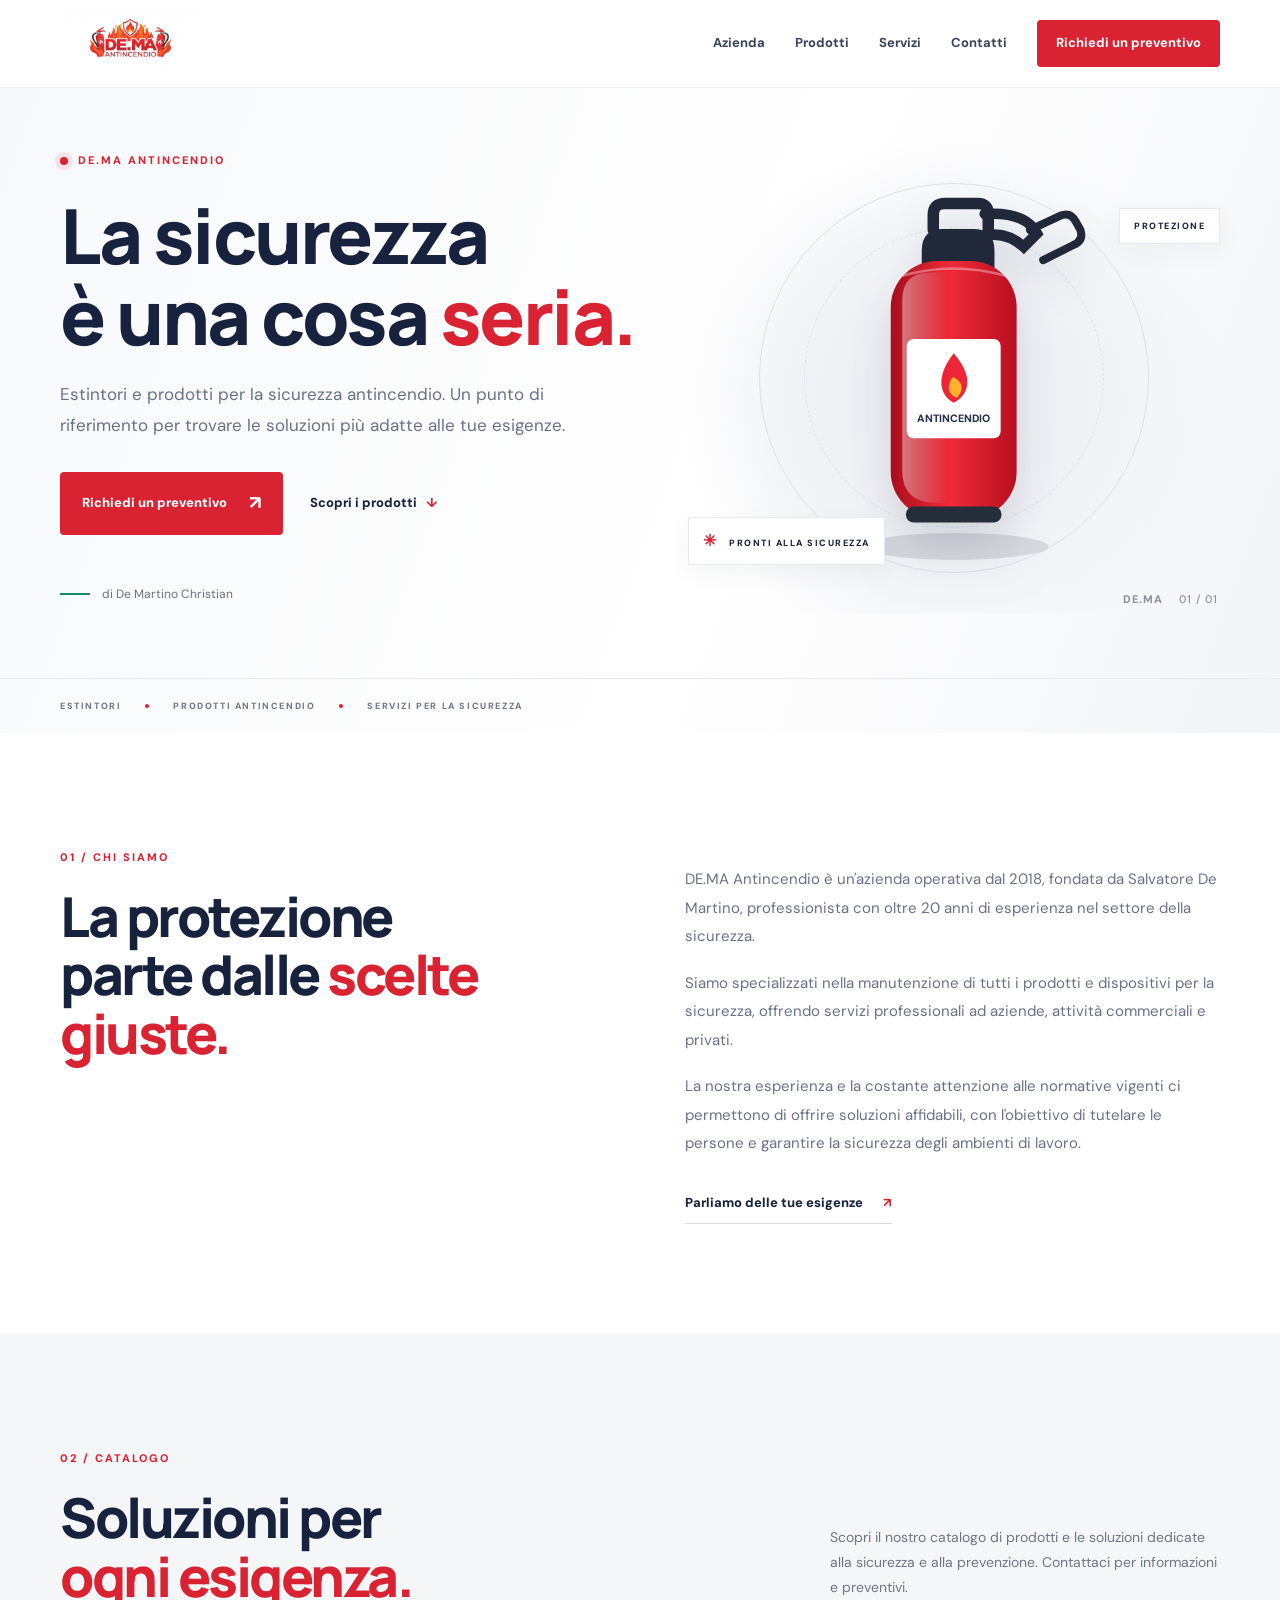
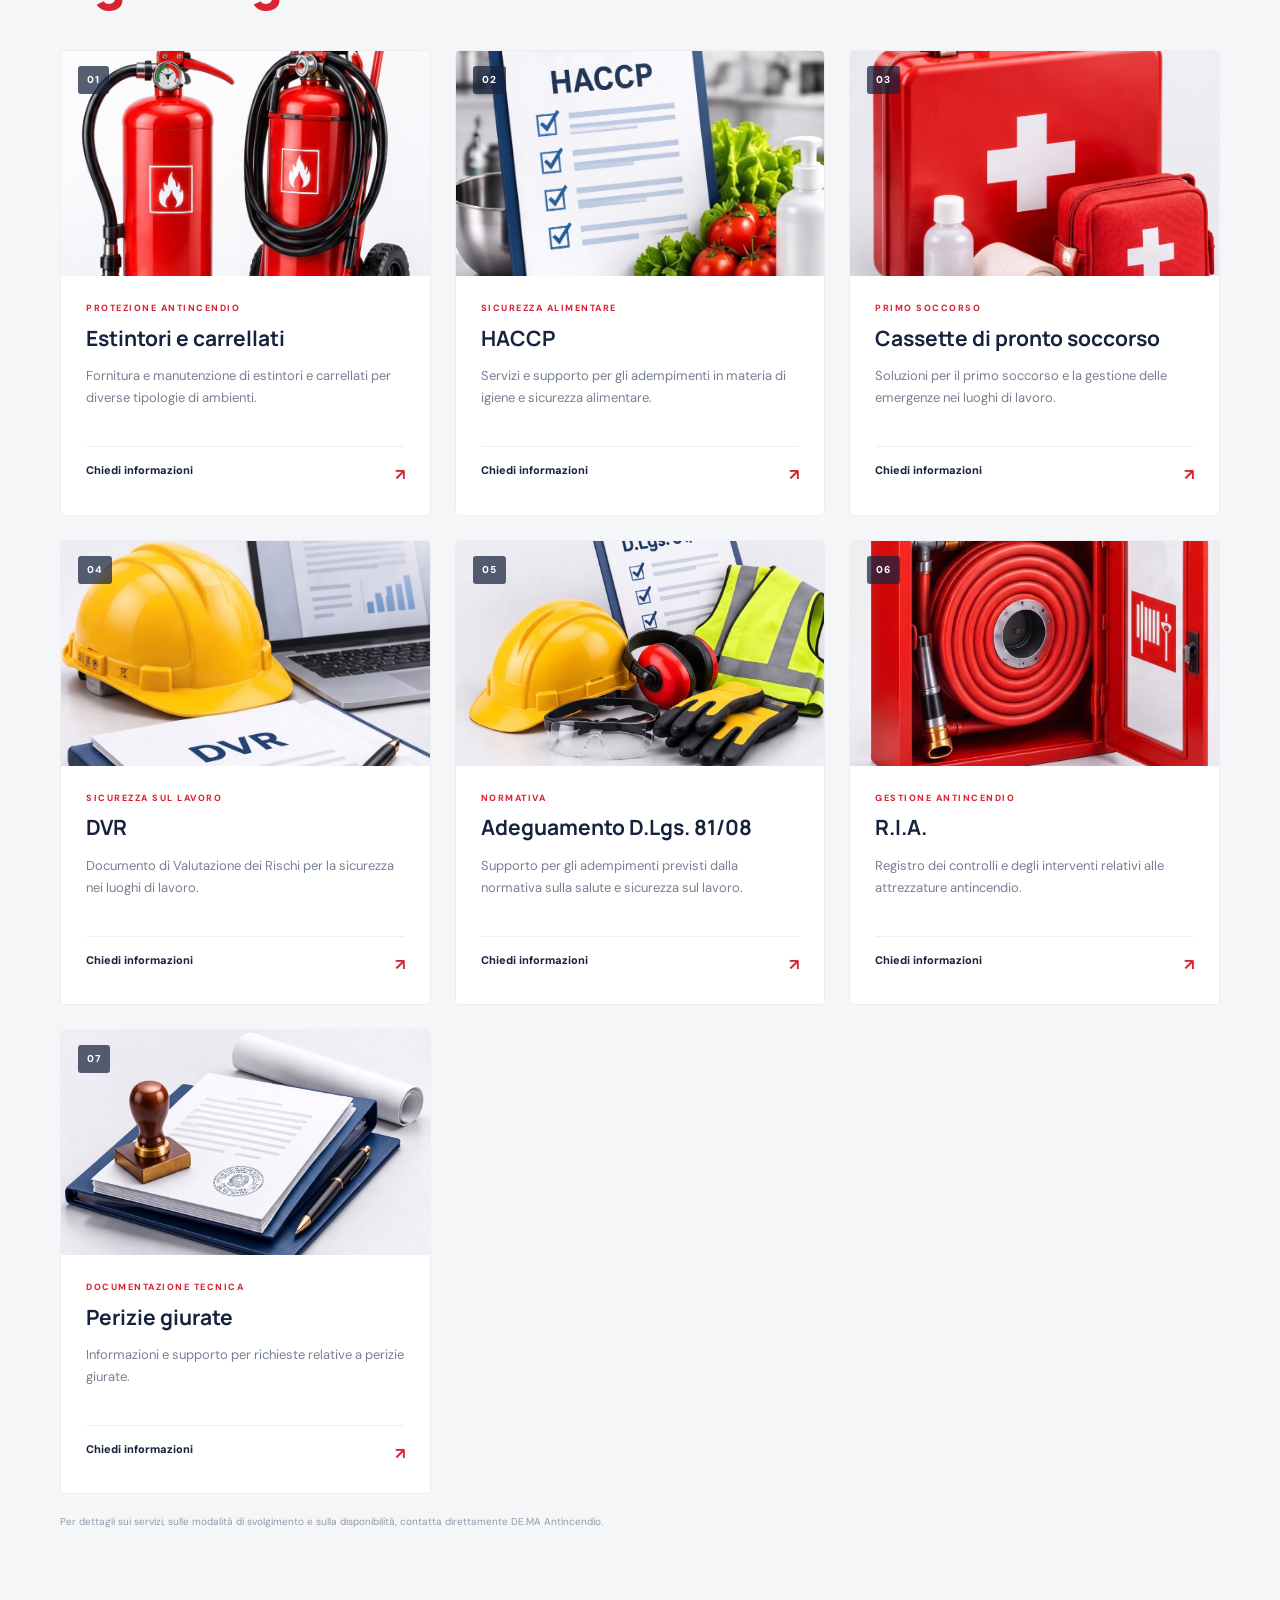
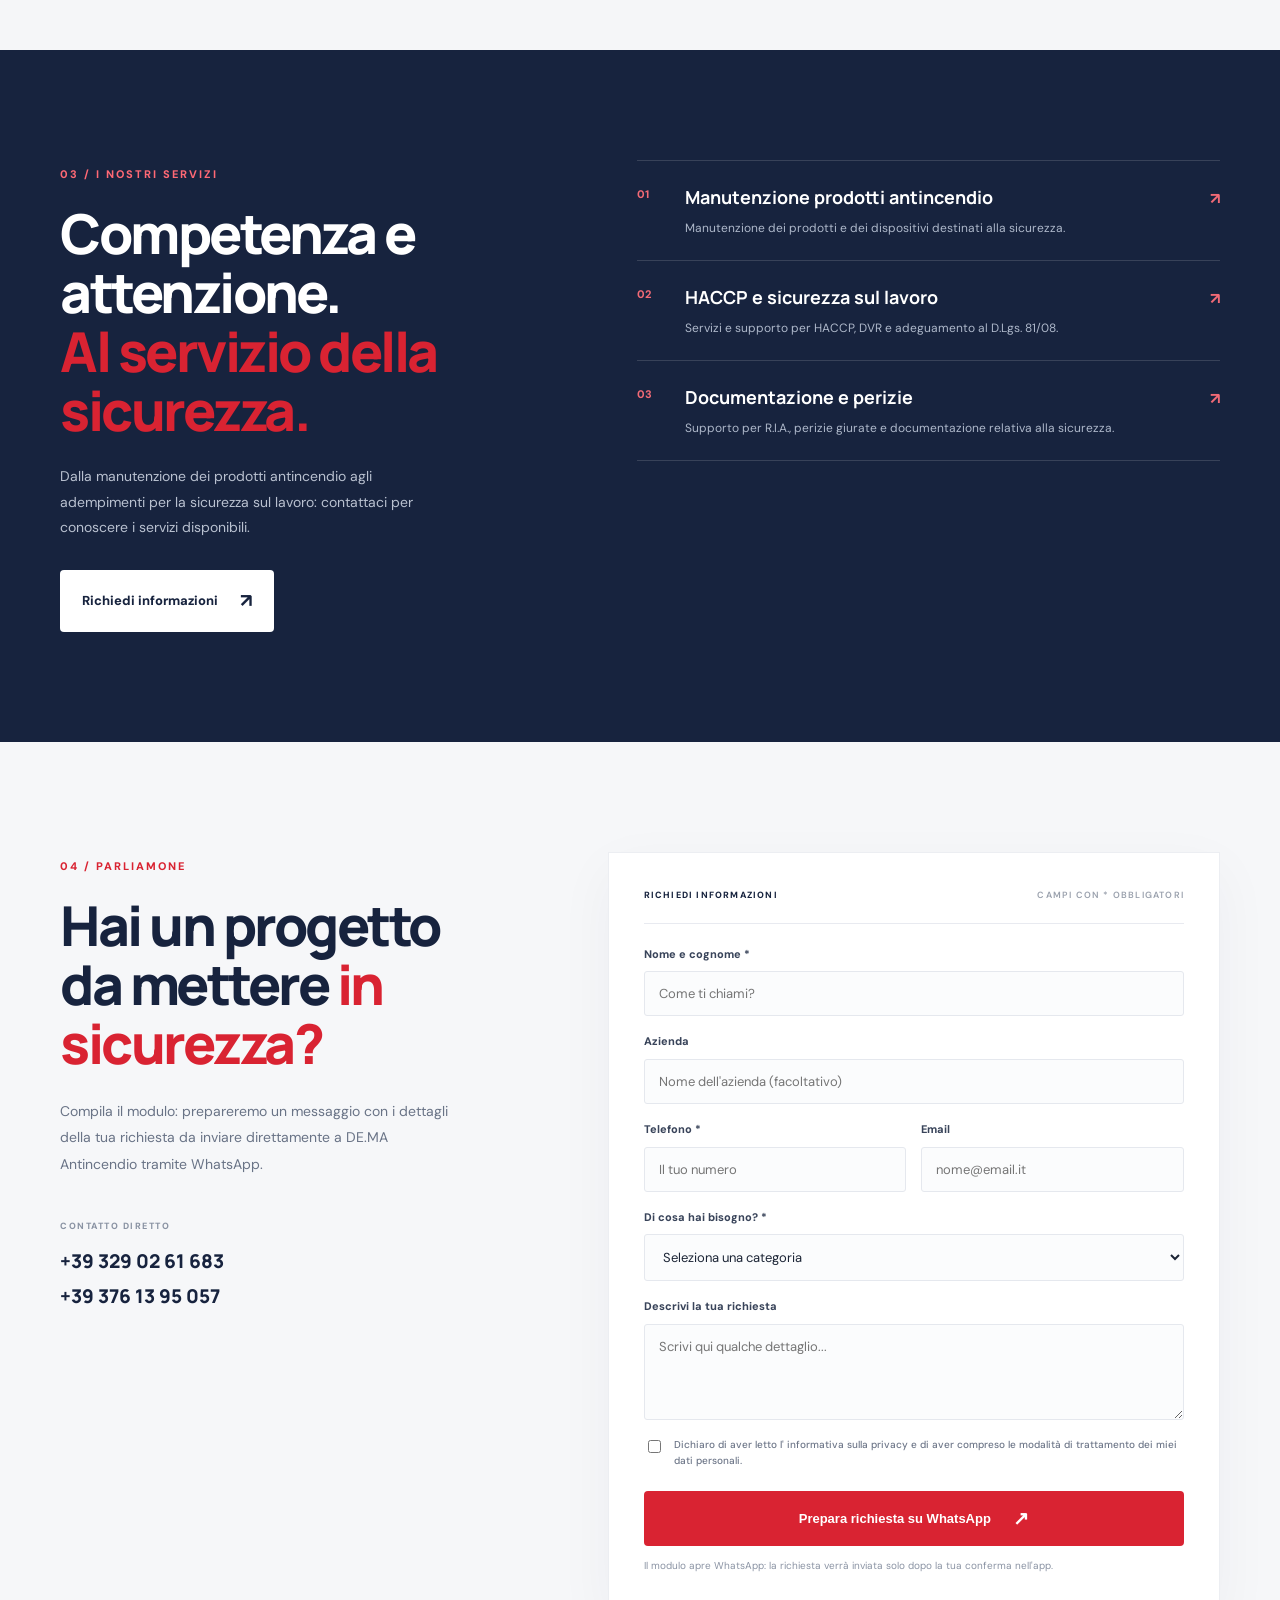
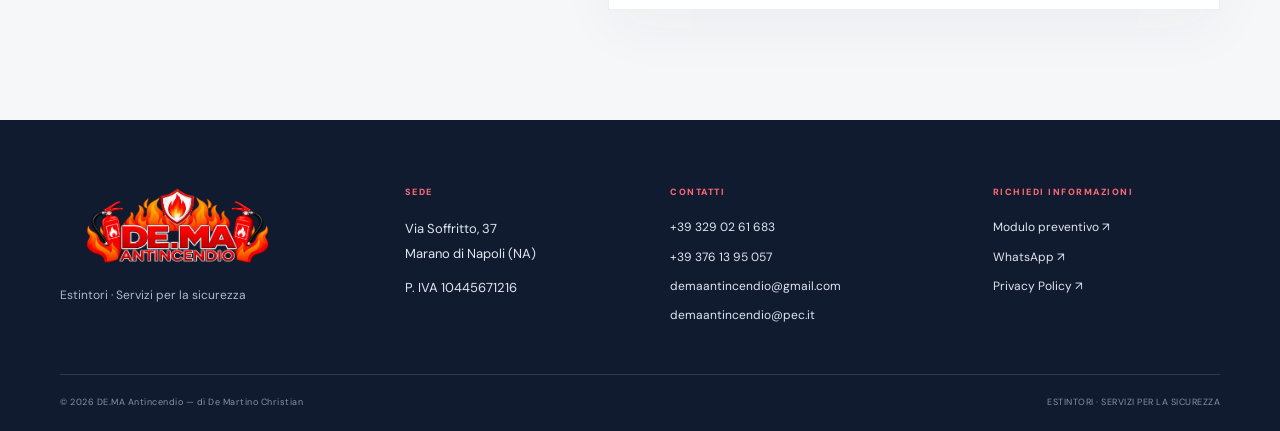
<file: index.html>
<!doctype html>
<html lang="it">

<head>
  <meta charset="utf-8">
  <meta name="viewport" content="width=device-width, initial-scale=1">

  <!-- SEO principale -->
  <title>DE.MA Antincendio | Estintori e sicurezza a Marano di Napoli</title>

  <meta name="description" content="DE.MA Antincendio a Marano di Napoli: vendita e manutenzione estintori, prodotti antincendio, HACCP, DVR e sicurezza sul lavoro. Richiedi un preventivo.">

  <meta name="robots" content="index, follow">
  <meta name="author" content="DE.MA Antincendio">
  <meta name="theme-color" content="#ffffff">

  <!-- URL canonico -->
  <link rel="canonical" href="https://www.demaantincendio.com/">

  <!-- Open Graph -->
  <meta property="og:type" content="website">
  <meta property="og:site_name" content="DE.MA Antincendio">
  <meta property="og:title" content="DE.MA Antincendio | Estintori e sicurezza">
  <meta property="og:description" content="Vendita e manutenzione estintori, prodotti antincendio e servizi per la sicurezza sul lavoro a Marano di Napoli.">
  <meta property="og:url" content="https://www.demaantincendio.com/">
  <meta property="og:image" content="https://www.demaantincendio.com/images/logo-dema.JPG">
  <meta property="og:image:alt" content="Logo DE.MA Antincendio">
  <meta property="og:locale" content="it_IT">

  <!-- Twitter / X -->
  <meta name="twitter:card" content="summary_large_image">
  <meta name="twitter:title" content="DE.MA Antincendio">
  <meta name="twitter:description" content="Estintori, manutenzione e servizi per la sicurezza a Marano di Napoli.">
  <meta name="twitter:image" content="https://www.demaantincendio.com/images/logo-dema.JPG">

  <!-- Favicon -->
  <link rel="icon" type="image/jpeg" href="/images/logo-dema.JPG">

  <!-- Dati strutturati Schema.org -->
  <script type="application/ld+json">
  {
    "@context": "https://schema.org",
    "@type": "LocalBusiness",
    "@id": "https://www.demaantincendio.com/#business",
    "name": "DE.MA Antincendio",
    "legalName": "DE.MA ANTINCENDIO DI DE MARTINO CHRISTIAN",
    "url": "https://www.demaantincendio.com/",
    "image": "https://www.demaantincendio.com/images/logo-dema.JPG",
    "logo": "https://www.demaantincendio.com/images/logo-dema-trasparente.png",
    "description": "Vendita e manutenzione di estintori, prodotti antincendio e servizi per la sicurezza sul lavoro.",
    "vatID": "10445671216",
    "email": "demaantincendio@gmail.com",
    "telephone": [
      "+393290261683",
      "+393761395057"
    ],
    "address": {
      "@type": "PostalAddress",
      "streetAddress": "Via Soffritto, 37",
      "addressLocality": "Marano di Napoli",
      "addressRegion": "Campania",
      "addressCountry": "IT"
    },
    "founder": {
      "@type": "Person",
      "name": "Salvatore De Martino"
    },
    "owner": {
      "@type": "Person",
      "name": "Christian De Martino"
    }
  }
  </script>

  <!-- Foglio di stile -->
  <link rel="stylesheet" href="/style.css">
</head>
<body>
  <header class="site-header">
    <div class="container nav-wrap">
      <a class="brand" href="#home" aria-label="DE.MA Antincendio, homepage">
        <img src="images/logo-dema.JPG" alt="DE.MA Antincendio">
      </a>
      <button class="menu-toggle" aria-label="Apri il menu" aria-expanded="false">☰</button>
      <nav class="main-nav" aria-label="Navigazione principale">
        <a href="#azienda">Azienda</a>
        <a href="#prodotti">Prodotti</a>
        <a href="#servizi">Servizi</a>
        <a href="#contatti">Contatti</a>
        <a class="nav-cta" href="#preventivo">Richiedi un preventivo</a>
      </nav>
    </div>
  </header>

  <main>
    <section class="hero" id="home">
      <div class="hero-glow"></div>
      <div class="container hero-grid">
        <div class="hero-copy">
          <span class="eyebrow"><span class="eyebrow-dot"></span> DE.MA ANTINCENDIO</span>
          <h1>La sicurezza<br>è una cosa <span>seria.</span></h1>
          <p class="hero-lead">Estintori e prodotti per la sicurezza antincendio. Un punto di riferimento per trovare le soluzioni più adatte alle tue esigenze.</p>
          <div class="hero-actions">
            <a class="button button-red" href="#preventivo">Richiedi un preventivo <span>↗</span></a>
            <a class="text-link" href="#prodotti">Scopri i prodotti <span>↓</span></a>
          </div>
          <div class="hero-note"><span class="note-line"></span> di De Martino Christian</div>
        </div>
        <div class="hero-visual" aria-label="Illustrazione stilizzata di un estintore">
          <div class="visual-orbit orbit-one"></div><div class="visual-orbit orbit-two"></div>
          <div class="visual-tag tag-top">PROTEZIONE</div>
          <svg class="extinguisher" viewBox="0 0 340 440" role="img" aria-label="Illustrazione di un estintore rosso">
            <defs><linearGradient id="body" x1="0" x2="1"><stop offset="0" stop-color="#a90e1c"/><stop offset=".48" stop-color="#ef2938"/><stop offset="1" stop-color="#b70f20"/></linearGradient><linearGradient id="shine" x1="0" x2="1"><stop stop-color="#fff" stop-opacity=".42"/><stop offset="1" stop-color="#fff" stop-opacity="0"/></linearGradient></defs>
            <ellipse cx="172" cy="410" rx="105" ry="15" fill="#101b35" opacity=".12"/>
            <path d="M134 76 Q134 52 158 52 H192 Q216 52 216 76 V98 H134Z" fill="#20283a"/>
            <path d="M147 53 V36 Q147 23 160 23 H197 Q209 23 209 35 V54" fill="none" stroke="#20283a" stroke-width="13" stroke-linecap="round"/>
            <path d="M205 35 Q251 32 264 57 L249 72 Q230 55 207 59" fill="none" stroke="#20283a" stroke-width="12" stroke-linecap="round"/>
            <path d="M256 53 L290 37 Q302 32 308 44 L313 53 Q317 65 305 70 L271 87" fill="none" stroke="#20283a" stroke-width="9" stroke-linecap="round"/>
            <rect x="99" y="88" width="142" height="290" rx="52" fill="url(#body)"/>
            <path d="M112 132 Q112 101 144 101 H164 V361 H151 Q112 361 112 325Z" fill="url(#shine)"/>
            <rect x="117" y="176" width="106" height="112" rx="8" fill="#fff"/>
            <path d="M170 192 C149 219 154 239 170 248 C190 237 191 216 170 192Z" fill="#ed2637"/>
            <path d="M169 219 C160 231 166 241 174 242 C184 231 177 222 169 219Z" fill="#ffb22c"/>
            <text x="170" y="270" font-size="12" font-weight="800" fill="#24304a" text-anchor="middle">ANTINCENDIO</text>
            <rect x="116" y="365" width="108" height="18" rx="9" fill="#252c3a"/>
            <path d="M111 105 Q170 88 229 105" stroke="#fff" stroke-opacity=".35" stroke-width="3" fill="none"/>
          </svg>
          <div class="visual-tag tag-bottom"><span class="tag-mark">✳</span> PRONTI ALLA SICUREZZA</div>
          <div class="visual-number">DE.MA <span>01 / 01</span></div>
        </div>
      </div>
      <div class="hero-bottom"><div class="container hero-bottom-inner"><span>ESTINTORI</span><i></i><span>PRODOTTI ANTINCENDIO</span><i></i><span>SERVIZI PER LA SICUREZZA</span></div></div>
    </section>

    <section class="intro section" id="azienda">
      <div class="container intro-grid">
        <div>
          <span class="section-kicker">01 / CHI SIAMO</span>
          <h2>La protezione<br>parte dalle <span>scelte giuste.</span></h2>
        </div>
        <div class="intro-text">
          <p>DE.MA Antincendio è un'azienda operativa dal 2018, fondata da Salvatore De Martino, professionista con oltre 20 anni di esperienza nel settore della sicurezza.</p>
          <p>Siamo specializzati nella manutenzione di tutti i prodotti e dispositivi per la sicurezza, offrendo servizi professionali ad aziende, attività commerciali e privati.</p>
          <p>La nostra esperienza e la costante attenzione alle normative vigenti ci permettono di offrire soluzioni affidabili, con l'obiettivo di tutelare le persone e garantire la sicurezza degli ambienti di lavoro.</p>
          <a class="arrow-link" href="#contatti">Parliamo delle tue esigenze <span>↗</span></a>
        </div>
      </div>
    </section>

    <section class="products section" id="prodotti">
      <div class="container">
        <div class="section-heading">
          <div>
            <span class="section-kicker">02 / CATALOGO</span>
            <h2>Soluzioni per<br><span>ogni esigenza.</span></h2>
          </div>
          <p>Scopri il nostro catalogo di prodotti e le soluzioni dedicate alla sicurezza e alla prevenzione. Contattaci per informazioni e preventivi.</p>
        </div>

        <div class="product-grid">
          <article class="product-card">
            <div class="product-art">
              <span class="art-label">01</span>
              <img src="images/estintori.jpg" alt="Illustrazione 3D di estintori e carrellati antincendio" loading="lazy">
            </div>
            <div class="product-info">
              <span>PROTEZIONE ANTINCENDIO</span>
              <h3>Estintori e carrellati</h3>
              <p>Fornitura e manutenzione di estintori e carrellati per diverse tipologie di ambienti.</p>
              <a href="#preventivo">Chiedi informazioni <b>↗</b></a>
            </div>
          </article>

          <article class="product-card">
            <div class="product-art">
              <span class="art-label">02</span>
              <img src="images/haccp.jpg" alt="Illustrazione 3D di sicurezza alimentare HACCP" loading="lazy">
            </div>
            <div class="product-info">
              <span>SICUREZZA ALIMENTARE</span>
              <h3>HACCP</h3>
              <p>Servizi e supporto per gli adempimenti in materia di igiene e sicurezza alimentare.</p>
              <a href="#preventivo">Chiedi informazioni <b>↗</b></a>
            </div>
          </article>

          <article class="product-card">
            <div class="product-art">
              <span class="art-label">03</span>
              <img src="images/pronto-soccorso.jpg" alt="Illustrazione 3D di cassetta di pronto soccorso" loading="lazy">
            </div>
            <div class="product-info">
              <span>PRIMO SOCCORSO</span>
              <h3>Cassette di pronto soccorso</h3>
              <p>Soluzioni per il primo soccorso e la gestione delle emergenze nei luoghi di lavoro.</p>
              <a href="#preventivo">Chiedi informazioni <b>↗</b></a>
            </div>
          </article>

          <article class="product-card">
            <div class="product-art">
              <span class="art-label">04</span>
              <img src="images/dvr.jpg" alt="Illustrazione 3D di documentazione per la valutazione dei rischi" loading="lazy">
            </div>
            <div class="product-info">
              <span>SICUREZZA SUL LAVORO</span>
              <h3>DVR</h3>
              <p>Documento di Valutazione dei Rischi per la sicurezza nei luoghi di lavoro.</p>
              <a href="#preventivo">Chiedi informazioni <b>↗</b></a>
            </div>
          </article>

          <article class="product-card">
            <div class="product-art">
              <span class="art-label">05</span>
              <img src="images/sicurezza-lavoro.jpg" alt="Illustrazione 3D di dispositivi di protezione per la sicurezza sul lavoro" loading="lazy">
            </div>
            <div class="product-info">
              <span>NORMATIVA</span>
              <h3>Adeguamento D.Lgs. 81/08</h3>
              <p>Supporto per gli adempimenti previsti dalla normativa sulla salute e sicurezza sul lavoro.</p>
              <a href="#preventivo">Chiedi informazioni <b>↗</b></a>
            </div>
          </article>

          <article class="product-card">
            <div class="product-art">
              <span class="art-label">06</span>
              <img src="images/ria.jpg" alt="Illustrazione 3D di naspo e attrezzature antincendio" loading="lazy">
            </div>
            <div class="product-info">
              <span>GESTIONE ANTINCENDIO</span>
              <h3>R.I.A.</h3>
              <p>Registro dei controlli e degli interventi relativi alle attrezzature antincendio.</p>
              <a href="#preventivo">Chiedi informazioni <b>↗</b></a>
            </div>
          </article>

          <article class="product-card">
            <div class="product-art">
              <span class="art-label">07</span>
              <img src="images/perizie.jpg" alt="Illustrazione 3D di documentazione tecnica e perizie giurate" loading="lazy">
            </div>
            <div class="product-info">
              <span>DOCUMENTAZIONE TECNICA</span>
              <h3>Perizie giurate</h3>
              <p>Informazioni e supporto per richieste relative a perizie giurate.</p>
              <a href="#preventivo">Chiedi informazioni <b>↗</b></a>
            </div>
          </article>
        </div>
        <p class="disclaimer">Per dettagli sui servizi, sulle modalità di svolgimento e sulla disponibilità, contatta direttamente DE.MA Antincendio.</p>
      </div>
    </section>

    <section class="services section" id="servizi">
      <div class="container services-grid">
        <div>
          <span class="section-kicker">03 / I NOSTRI SERVIZI</span>
          <h2>Competenza e attenzione.<br><span>Al servizio della sicurezza.</span></h2>
          <p class="services-lead">Dalla manutenzione dei prodotti antincendio agli adempimenti per la sicurezza sul lavoro: contattaci per conoscere i servizi disponibili.</p>
          <a class="button button-light" href="#preventivo">Richiedi informazioni <span>↗</span></a>
        </div>
        <div class="service-list">
          <div><span>01</span><h3>Manutenzione prodotti antincendio</h3><p>Manutenzione dei prodotti e dei dispositivi destinati alla sicurezza.</p><b>↗</b></div>
          <div><span>02</span><h3>HACCP e sicurezza sul lavoro</h3><p>Servizi e supporto per HACCP, DVR e adeguamento al D.Lgs. 81/08.</p><b>↗</b></div>
          <div><span>03</span><h3>Documentazione e perizie</h3><p>Supporto per R.I.A., perizie giurate e documentazione relativa alla sicurezza.</p><b>↗</b></div>
        </div>
      </div>
    </section>

    <section class="quote section" id="preventivo">
      <div class="container quote-grid">
        <div>
          <span class="section-kicker">04 / PARLIAMONE</span>
          <h2>Hai un progetto<br>da mettere <span>in sicurezza?</span></h2>
          <p>Compila il modulo: prepareremo un messaggio con i dettagli della tua richiesta da inviare direttamente a DE.MA Antincendio tramite WhatsApp.</p>
          <div class="quote-phone">
            <span>CONTATTO DIRETTO</span>
            <a href="tel:+393290261683">+39 329 02 61 683</a>
            <a href="tel:+393761395057">+39 376 13 95 057</a>
          </div>
        </div>

        <form class="quote-form" id="quoteForm">
          <div class="form-top"><span>RICHIEDI INFORMAZIONI</span><span>CAMPI CON * OBBLIGATORI</span></div>
          <label>Nome e cognome *<input name="nome" autocomplete="name" required placeholder="Come ti chiami?"></label>
          <label>Azienda<input name="azienda" autocomplete="organization" placeholder="Nome dell'azienda (facoltativo)"></label>
          <div class="form-row">
            <label>Telefono *<input name="telefono" type="tel" autocomplete="tel" required placeholder="Il tuo numero"></label>
            <label>Email<input name="email" type="email" autocomplete="email" placeholder="nome@email.it"></label>
          </div>
          <label>Di cosa hai bisogno? *
            <select name="richiesta" required>
              <option value="">Seleziona una categoria</option>
              <option>Estintori e carrellati</option>
              <option>HACCP</option>
              <option>Cassette di pronto soccorso</option>
              <option>DVR</option>
              <option>Adeguamento D.Lgs. 81/08</option>
              <option>R.I.A.</option>
              <option>Perizie giurate</option>
              <option>Altre informazioni</option>
            </select>
          </label>
          <label>Descrivi la tua richiesta<textarea name="messaggio" rows="4" placeholder="Scrivi qui qualche dettaglio..."></textarea></label>
          <label class="privacy-check">
            <input type="checkbox" required>
<span>
  Dichiaro di aver letto l'
  <a href="privacy.html" target="_blank" rel="noopener noreferrer">
    informativa sulla privacy
  </a>
  e di aver compreso le modalità di trattamento dei miei dati personali.
</span>
</label>
          <button class="button button-red submit-button" type="submit">Prepara richiesta su WhatsApp <span>↗</span></button>
          <p class="form-feedback" id="formFeedback" aria-live="polite">Il modulo apre WhatsApp: la richiesta verrà inviata solo dopo la tua conferma nell'app.</p>
        </form>
      </div>
    </section>
  </main>

  
<footer class="footer" id="contatti">
  <div class="container">
    <div class="footer-main">

      <div class="footer-brand">
        <img src="images/logo-dema-trasparente.png" alt="DE.MA Antincendio">
        <p>Estintori · Servizi per la sicurezza</p>
      </div>

      <div class="footer-contact">
        <span>SEDE</span>
        <p>Via Soffritto, 37<br>Marano di Napoli (NA)</p>
        <p>P. IVA 10445671216</p>
      </div>

      <div class="footer-contact">
        <span>CONTATTI</span>
        <a href="tel:+393290261683">+39 329 02 61 683</a>
        <a href="tel:+393761395057">+39 376 13 95 057</a>
        <a href="mailto:demaantincendio@gmail.com">demaantincendio@gmail.com</a>
        <a href="mailto:demaantincendio@pec.it">demaantincendio@pec.it</a>
      </div>

      <div class="footer-contact">
        <span>RICHIEDI INFORMAZIONI</span>
        <a href="#preventivo">Modulo preventivo ↗</a>
        <a href="https://wa.me/393290261683" target="_blank" rel="noopener noreferrer">WhatsApp ↗</a>
        <a href="privacy.html">Privacy Policy ↗</a>
      </div>

    </div>

    <div class="footer-bottom">
      <span>© <span id="year"></span> DE.MA Antincendio — di De Martino Christian</span>
      <span>ESTINTORI · SERVIZI PER LA SICUREZZA</span>
    </div>
  </div>
</footer>

<script src="script.js"></script>
</body>
</html>
</file>
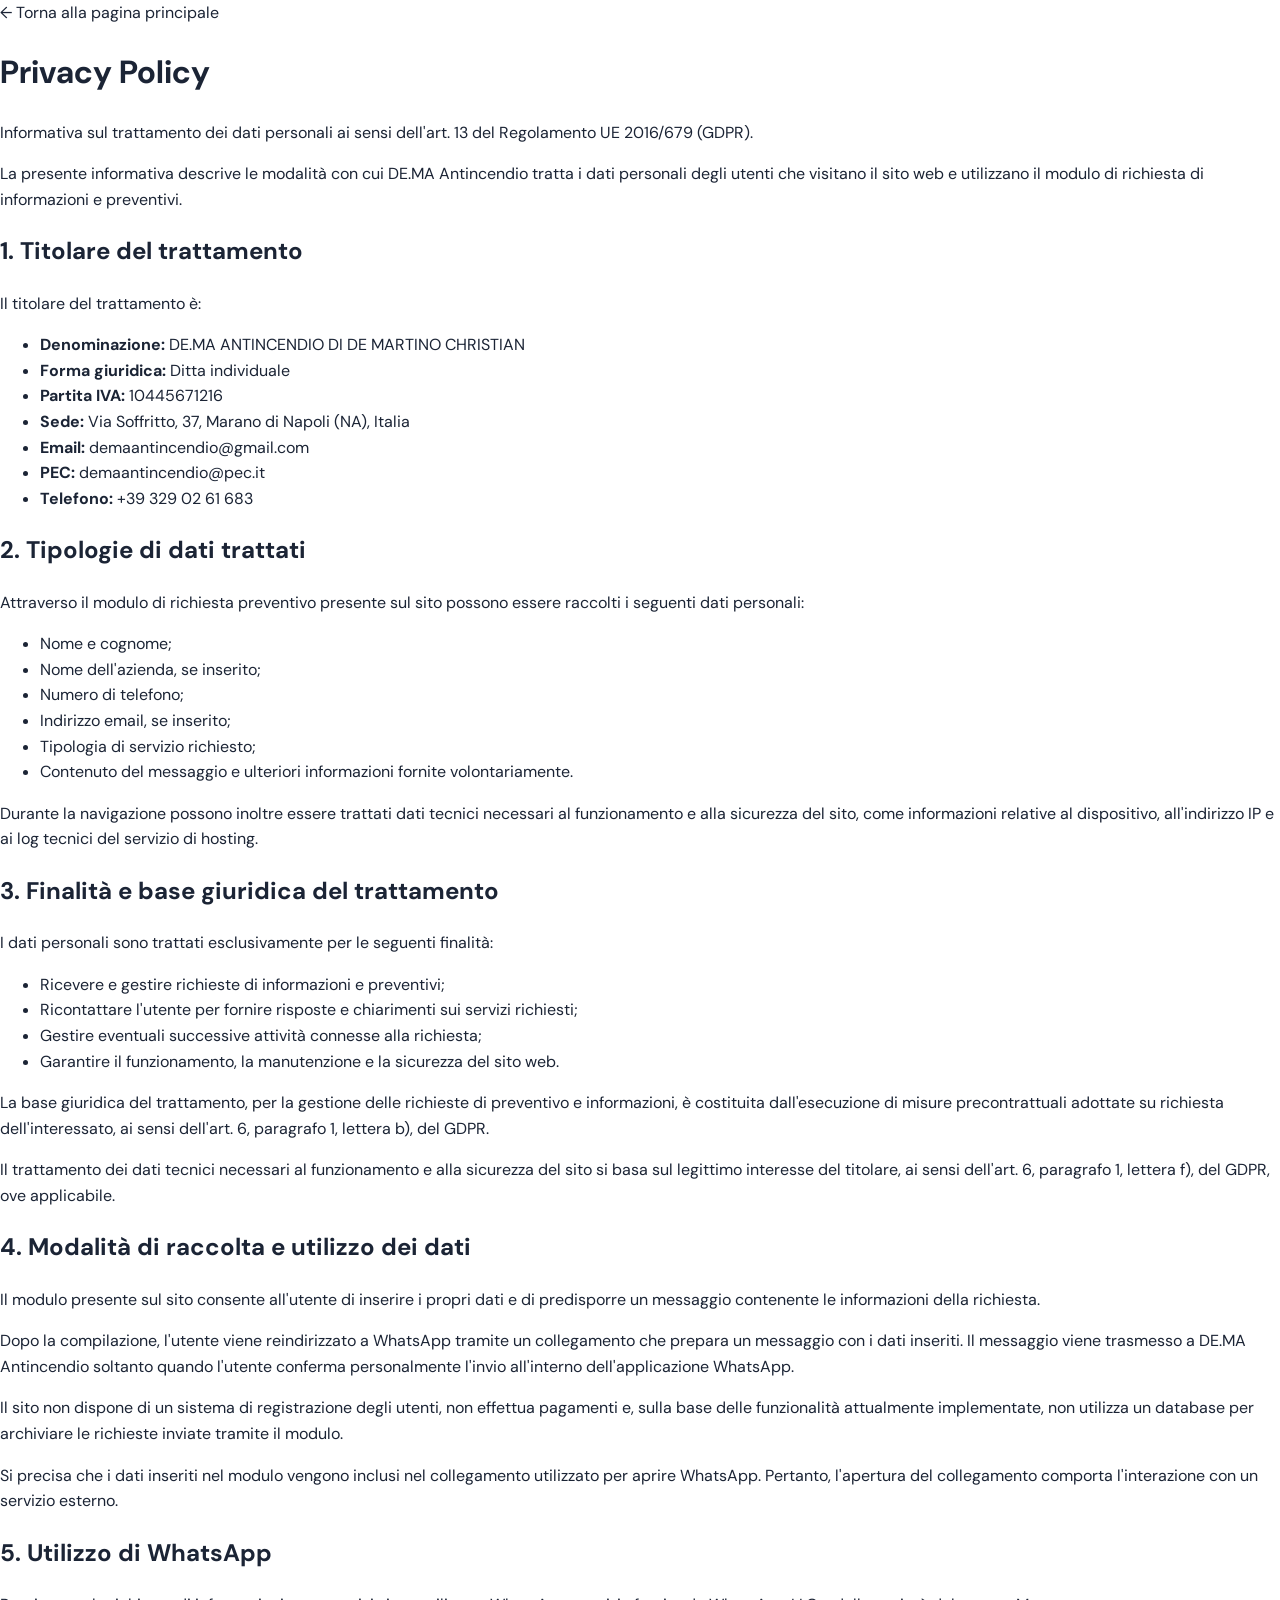
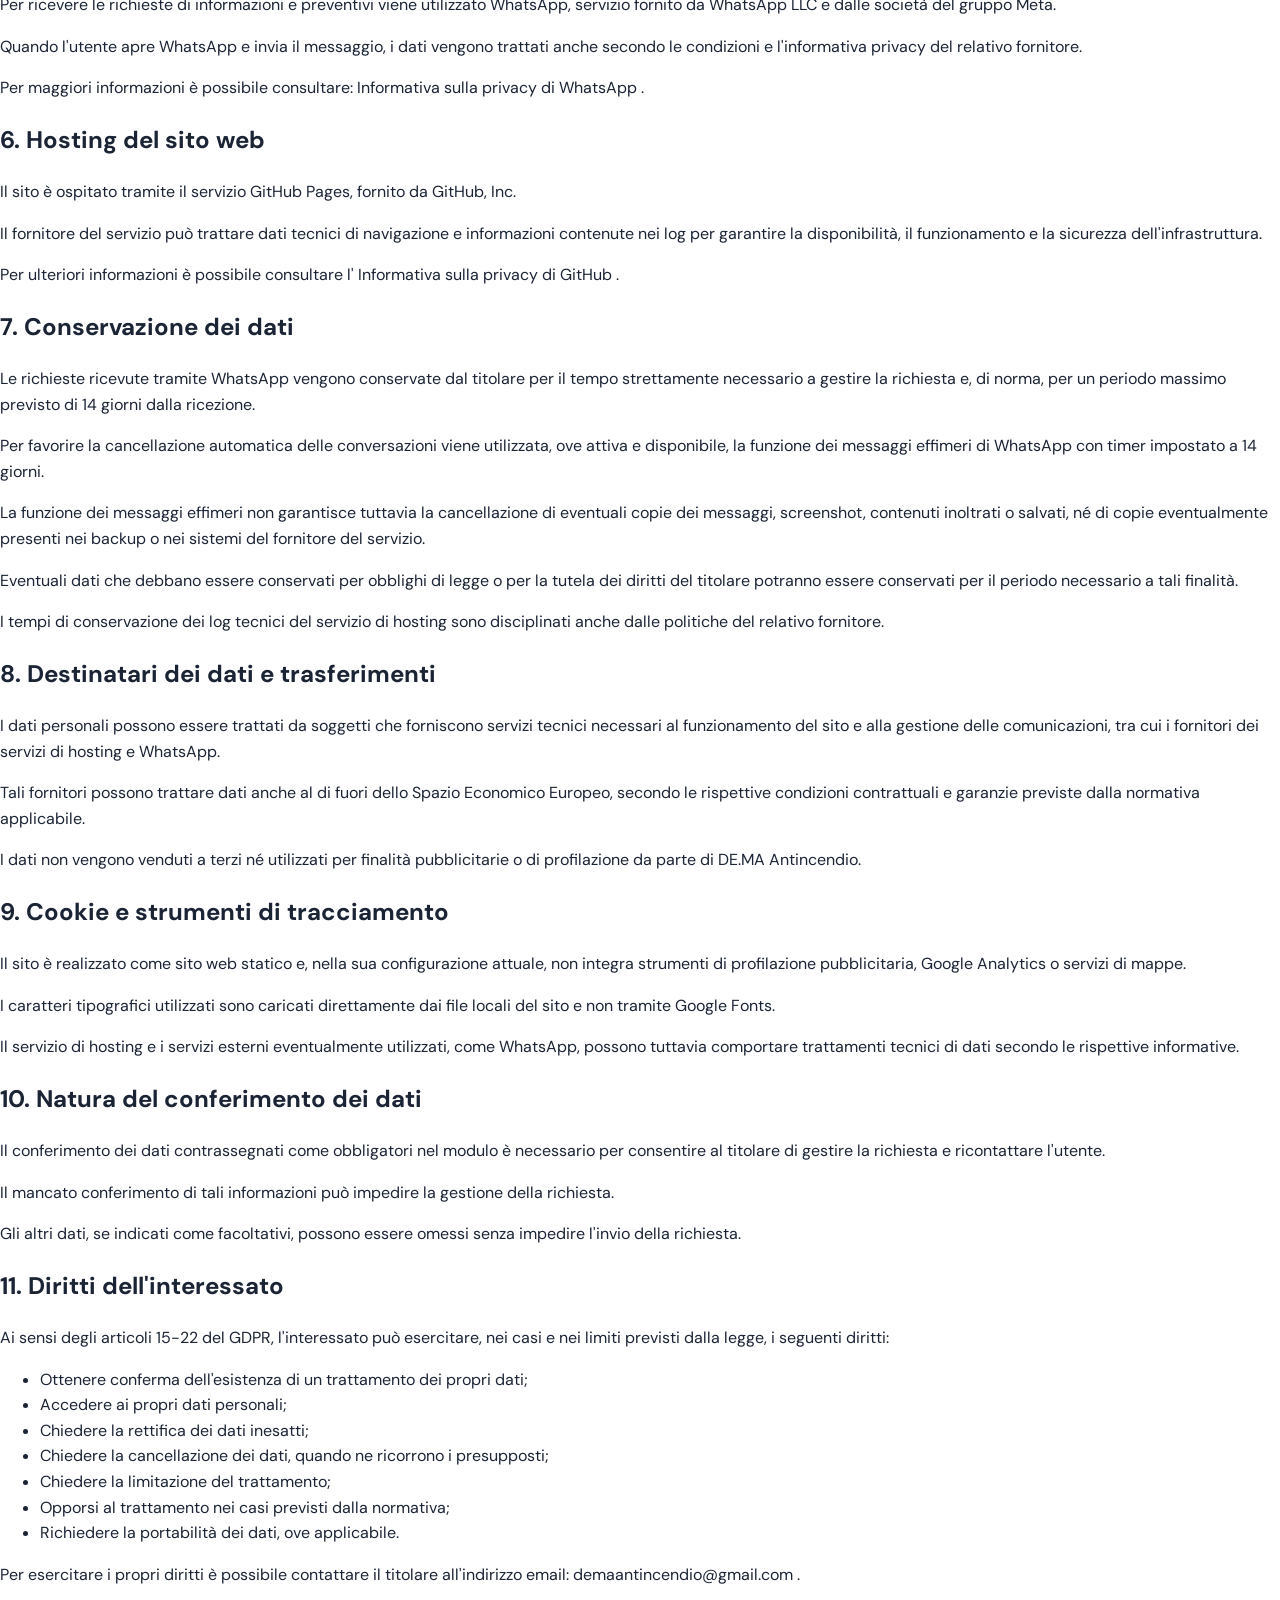
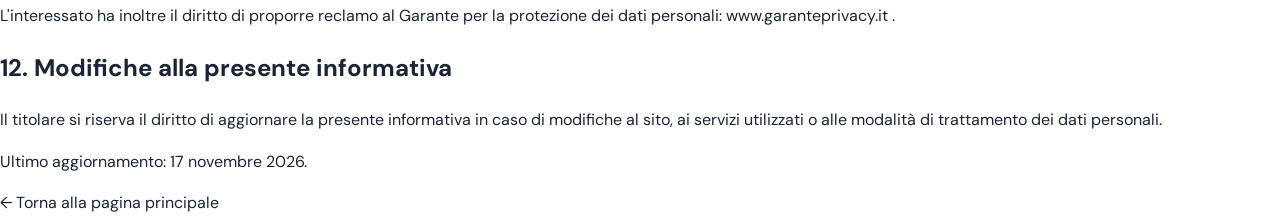
<file: privacy.html>
<!DOCTYPE html>
<html lang="it">
<head>
    <meta charset="UTF-8">
    <meta name="viewport" content="width=device-width, initial-scale=1.0">

    <!-- SEO principale -->
    <title>Privacy Policy | DE.MA Antincendio</title>

    <meta name="description" content="Consulta l'informativa sulla privacy di DE.MA Antincendio: trattamento dei dati personali, richieste di preventivo, WhatsApp e diritti degli utenti.">

    <meta name="robots" content="index, follow">
    <meta name="author" content="DE.MA Antincendio">
    <meta name="theme-color" content="#ffffff">

    <!-- URL canonico -->
    <link rel="canonical" href="https://www.demaantincendio.com/privacy.html">

    <!-- Open Graph -->
    <meta property="og:type" content="website">
    <meta property="og:site_name" content="DE.MA Antincendio">
    <meta property="og:title" content="Privacy Policy | DE.MA Antincendio">
    <meta property="og:description" content="Informativa sul trattamento dei dati personali e sui diritti degli utenti di DE.MA Antincendio.">
    <meta property="og:url" content="https://www.demaantincendio.com/privacy.html">
    <meta property="og:image" content="https://www.demaantincendio.com/images/logo-dema.JPG">
    <meta property="og:image:alt" content="Logo DE.MA Antincendio">
    <meta property="og:locale" content="it_IT">

    <!-- Twitter / X -->
    <meta name="twitter:card" content="summary">
    <meta name="twitter:title" content="Privacy Policy | DE.MA Antincendio">
    <meta name="twitter:description" content="Informativa sul trattamento dei dati personali di DE.MA Antincendio.">
    <meta name="twitter:image" content="https://www.demaantincendio.com/images/logo-dema.JPG">

    <!-- Favicon -->
    <link rel="icon" type="image/jpeg" href="/images/logo-dema.JPG">

    <!-- Foglio di stile -->
    <link rel="stylesheet" href="/style.css">

    <!-- Dati strutturati -->
    <script type="application/ld+json">
    {
        "@context": "https://schema.org",
        "@type": "WebPage",
        "@id": "https://www.demaantincendio.com/privacy.html#webpage",
        "name": "Privacy Policy | DE.MA Antincendio",
        "description": "Informativa sul trattamento dei dati personali di DE.MA Antincendio.",
        "url": "https://www.demaantincendio.com/privacy.html",
        "inLanguage": "it-IT",
        "isPartOf": {
            "@type": "WebSite",
            "name": "DE.MA Antincendio",
            "url": "https://www.demaantincendio.com/"
        }
    }
    </script>
</head>


<body>

    <main class="privacy-page">

        <a href="index.html" class="privacy-back">
            ← Torna alla pagina principale
        </a>

        <h1>Privacy Policy</h1>

        <p class="privacy-intro">
            Informativa sul trattamento dei dati personali ai sensi
            dell'art. 13 del Regolamento UE 2016/679 (GDPR).
        </p>

        <p>
            La presente informativa descrive le modalità con cui
            DE.MA Antincendio tratta i dati personali degli utenti
            che visitano il sito web e utilizzano il modulo di richiesta
            di informazioni e preventivi.
        </p>

        <h2>1. Titolare del trattamento</h2>

        <p>
            Il titolare del trattamento è:
        </p>

        <ul>
            <li><strong>Denominazione:</strong> DE.MA ANTINCENDIO DI DE MARTINO CHRISTIAN</li>
            <li><strong>Forma giuridica:</strong> Ditta individuale</li>
            <li><strong>Partita IVA:</strong> 10445671216</li>
            <li><strong>Sede:</strong> Via Soffritto, 37, Marano di Napoli (NA), Italia</li>
            <li><strong>Email:</strong> <a href="mailto:demaantincendio@gmail.com">demaantincendio@gmail.com</a></li>
            <li><strong>PEC:</strong> <a href="mailto:demaantincendio@pec.it">demaantincendio@pec.it</a></li>
            <li><strong>Telefono:</strong> +39 329 02 61 683</li>
        </ul>

        <h2>2. Tipologie di dati trattati</h2>

        <p>
            Attraverso il modulo di richiesta preventivo presente sul sito
            possono essere raccolti i seguenti dati personali:
        </p>

        <ul>
            <li>Nome e cognome;</li>
            <li>Nome dell'azienda, se inserito;</li>
            <li>Numero di telefono;</li>
            <li>Indirizzo email, se inserito;</li>
            <li>Tipologia di servizio richiesto;</li>
            <li>Contenuto del messaggio e ulteriori informazioni fornite volontariamente.</li>
        </ul>

        <p>
            Durante la navigazione possono inoltre essere trattati dati
            tecnici necessari al funzionamento e alla sicurezza del sito,
            come informazioni relative al dispositivo, all'indirizzo IP
            e ai log tecnici del servizio di hosting.
        </p>

        <h2>3. Finalità e base giuridica del trattamento</h2>

        <p>
            I dati personali sono trattati esclusivamente per le seguenti
            finalità:
        </p>

        <ul>
            <li>
                Ricevere e gestire richieste di informazioni e preventivi;
            </li>
            <li>
                Ricontattare l'utente per fornire risposte e chiarimenti
                sui servizi richiesti;
            </li>
            <li>
                Gestire eventuali successive attività connesse alla richiesta;
            </li>
            <li>
                Garantire il funzionamento, la manutenzione e la sicurezza
                del sito web.
            </li>
        </ul>

        <p>
            La base giuridica del trattamento, per la gestione delle richieste
            di preventivo e informazioni, è costituita dall'esecuzione di
            misure precontrattuali adottate su richiesta dell'interessato,
            ai sensi dell'art. 6, paragrafo 1, lettera b), del GDPR.
        </p>

        <p>
            Il trattamento dei dati tecnici necessari al funzionamento
            e alla sicurezza del sito si basa sul legittimo interesse
            del titolare, ai sensi dell'art. 6, paragrafo 1, lettera f),
            del GDPR, ove applicabile.
        </p>

        <h2>4. Modalità di raccolta e utilizzo dei dati</h2>

        <p>
            Il modulo presente sul sito consente all'utente di inserire
            i propri dati e di predisporre un messaggio contenente
            le informazioni della richiesta.
        </p>

        <p>
            Dopo la compilazione, l'utente viene reindirizzato a WhatsApp
            tramite un collegamento che prepara un messaggio con i dati
            inseriti. Il messaggio viene trasmesso a DE.MA Antincendio
            soltanto quando l'utente conferma personalmente l'invio
            all'interno dell'applicazione WhatsApp.
        </p>

        <p>
            Il sito non dispone di un sistema di registrazione degli utenti,
            non effettua pagamenti e, sulla base delle funzionalità
            attualmente implementate, non utilizza un database per
            archiviare le richieste inviate tramite il modulo.
        </p>

        <p>
            Si precisa che i dati inseriti nel modulo vengono inclusi
            nel collegamento utilizzato per aprire WhatsApp. Pertanto,
            l'apertura del collegamento comporta l'interazione con
            un servizio esterno.
        </p>

        <h2>5. Utilizzo di WhatsApp</h2>

        <p>
            Per ricevere le richieste di informazioni e preventivi
            viene utilizzato WhatsApp, servizio fornito da WhatsApp LLC
            e dalle società del gruppo Meta.
        </p>

        <p>
            Quando l'utente apre WhatsApp e invia il messaggio,
            i dati vengono trattati anche secondo le condizioni
            e l'informativa privacy del relativo fornitore.
        </p>

        <p>
            Per maggiori informazioni è possibile consultare:
            <a href="https://www.whatsapp.com/legal/privacy-policy"
               target="_blank" rel="noopener noreferrer">
                Informativa sulla privacy di WhatsApp
            </a>.
        </p>

        <h2>6. Hosting del sito web</h2>

        <p>
            Il sito è ospitato tramite il servizio GitHub Pages,
            fornito da GitHub, Inc.
        </p>

        <p>
            Il fornitore del servizio può trattare dati tecnici
            di navigazione e informazioni contenute nei log
            per garantire la disponibilità, il funzionamento
            e la sicurezza dell'infrastruttura.
        </p>

        <p>
            Per ulteriori informazioni è possibile consultare
            l'
            <a href="https://docs.github.com/en/site-policy/privacy-policies/github-privacy-statement"
               target="_blank" rel="noopener noreferrer">
                Informativa sulla privacy di GitHub
            </a>.
        </p>

        <h2>7. Conservazione dei dati</h2>

        <p>
            Le richieste ricevute tramite WhatsApp vengono conservate
            dal titolare per il tempo strettamente necessario a gestire
            la richiesta e, di norma, per un periodo massimo previsto
            di 14 giorni dalla ricezione.
        </p>

        <p>
            Per favorire la cancellazione automatica delle conversazioni
            viene utilizzata, ove attiva e disponibile, la funzione
            dei messaggi effimeri di WhatsApp con timer impostato
            a 14 giorni.
        </p>

        <p>
            La funzione dei messaggi effimeri non garantisce tuttavia
            la cancellazione di eventuali copie dei messaggi, screenshot,
            contenuti inoltrati o salvati, né di copie eventualmente
            presenti nei backup o nei sistemi del fornitore del servizio.
        </p>

        <p>
            Eventuali dati che debbano essere conservati per obblighi
            di legge o per la tutela dei diritti del titolare potranno
            essere conservati per il periodo necessario a tali finalità.
        </p>

        <p>
            I tempi di conservazione dei log tecnici del servizio
            di hosting sono disciplinati anche dalle politiche
            del relativo fornitore.
        </p>

        <h2>8. Destinatari dei dati e trasferimenti</h2>

        <p>
            I dati personali possono essere trattati da soggetti
            che forniscono servizi tecnici necessari al funzionamento
            del sito e alla gestione delle comunicazioni, tra cui
            i fornitori dei servizi di hosting e WhatsApp.
        </p>

        <p>
            Tali fornitori possono trattare dati anche al di fuori
            dello Spazio Economico Europeo, secondo le rispettive
            condizioni contrattuali e garanzie previste dalla normativa
            applicabile.
        </p>

        <p>
            I dati non vengono venduti a terzi né utilizzati per
            finalità pubblicitarie o di profilazione da parte
            di DE.MA Antincendio.
        </p>

        <h2>9. Cookie e strumenti di tracciamento</h2>

        <p>
            Il sito è realizzato come sito web statico e, nella sua
            configurazione attuale, non integra strumenti di
            profilazione pubblicitaria, Google Analytics o servizi
            di mappe.
        </p>

        <p>
            I caratteri tipografici utilizzati sono caricati
            direttamente dai file locali del sito e non tramite
            Google Fonts.
        </p>

        <p>
            Il servizio di hosting e i servizi esterni eventualmente
            utilizzati, come WhatsApp, possono tuttavia comportare
            trattamenti tecnici di dati secondo le rispettive
            informative.
        </p>

        <h2>10. Natura del conferimento dei dati</h2>

        <p>
            Il conferimento dei dati contrassegnati come obbligatori
            nel modulo è necessario per consentire al titolare
            di gestire la richiesta e ricontattare l'utente.
        </p>

        <p>
            Il mancato conferimento di tali informazioni può
            impedire la gestione della richiesta.
        </p>

        <p>
            Gli altri dati, se indicati come facoltativi,
            possono essere omessi senza impedire l'invio
            della richiesta.
        </p>

        <h2>11. Diritti dell'interessato</h2>

        <p>
            Ai sensi degli articoli 15-22 del GDPR, l'interessato
            può esercitare, nei casi e nei limiti previsti dalla legge,
            i seguenti diritti:
        </p>

        <ul>
            <li>Ottenere conferma dell'esistenza di un trattamento dei propri dati;</li>
            <li>Accedere ai propri dati personali;</li>
            <li>Chiedere la rettifica dei dati inesatti;</li>
            <li>Chiedere la cancellazione dei dati, quando ne ricorrono i presupposti;</li>
            <li>Chiedere la limitazione del trattamento;</li>
            <li>Opporsi al trattamento nei casi previsti dalla normativa;</li>
            <li>Richiedere la portabilità dei dati, ove applicabile.</li>
        </ul>

        <p>
            Per esercitare i propri diritti è possibile contattare
            il titolare all'indirizzo email:
            <a href="mailto:demaantincendio@gmail.com">
                demaantincendio@gmail.com
            </a>.
        </p>

        <p>
            L'interessato ha inoltre il diritto di proporre reclamo
            al Garante per la protezione dei dati personali:
            <a href="https://www.garanteprivacy.it/"
               target="_blank" rel="noopener noreferrer">
                www.garanteprivacy.it
            </a>.
        </p>

        <h2>12. Modifiche alla presente informativa</h2>

        <p>
            Il titolare si riserva il diritto di aggiornare
            la presente informativa in caso di modifiche
            al sito, ai servizi utilizzati o alle modalità
            di trattamento dei dati personali.
        </p>

        <p class="privacy-date">
            Ultimo aggiornamento: 17 novembre 2026.
        </p>

        <a href="index.html" class="privacy-back">
            ← Torna alla pagina principale
        </a>

    </main>

</body>
</html>
</file>
<file: style.css>
@font-face {
  font-family: 'DM Sans';
  src: url('./fonts/DMSans-VariableFont_opsz,wght.ttf') format('truetype');
  font-weight: 100 900;
  font-style: normal;
  font-display: swap;
}

@font-face {
  font-family: 'Manrope';
  src: url('./fonts/Manrope-VariableFont_wght.ttf') format('truetype');
  font-weight: 200 800;
  font-style: normal;
  font-display: swap;
}

:root {
  --navy: #17233e;
  --navy2: #202e4d;
  --red: #d92332;
  --red-dark: #b81827;
  --ink: #1b2435;
  --muted: #697386;
  --line: #e8eaf0;
  --soft: #f5f6f8;
  --white: #fff;
  --green: #178b63;
}

* {
  box-sizing: border-box;
}

html {
  scroll-behavior: smooth;
  scroll-padding-top: 90px;
}

body {
  margin: 0;
  color: var(--ink);
  font-family: 'DM Sans', Arial, sans-serif;
  line-height: 1.6;
}

a {
  color: inherit;
  text-decoration: none;
}

.container {
  width: min(1160px, calc(100% - 48px));
  margin: auto;
}

/* HEADER */

.site-header {
  height: 88px;
  background: #fff;
  position: sticky;
  top: 0;
  z-index: 20;
  border-bottom: 1px solid rgba(20, 30, 50, .07);
}

.nav-wrap {
  height: 100%;
  display: flex;
  align-items: center;
  justify-content: space-between;
}

.brand img {
  width: 250px;
  height: 66px;
  object-fit: contain;
  object-position: left center;
}

.main-nav {
  display: flex;
  align-items: center;
  gap: 30px;
  font-size: 13px;
  font-weight: 700;
  color: #38445b;
}

.main-nav a:not(.nav-cta):hover,
.text-link:hover {
  color: var(--red);
}

.nav-cta {
  background: var(--red);
  color: white;
  padding: 13px 19px;
  border-radius: 4px;
}

.nav-cta:hover,
.button-red:hover {
  background: var(--red-dark);
}

.menu-toggle {
  display: none;
  border: 0;
  background: none;
  font-size: 27px;
  color: var(--navy);
}

/* HERO */

.hero {
  background: linear-gradient(110deg, #f7f8fa 0%, #fff 58%, #f3f4f7 100%);
  position: relative;
  overflow: hidden;
}

.hero-grid {
  min-height: 590px;
  display: grid;
  grid-template-columns: 1fr .92fr;
  align-items: center;
  gap: 50px;
  padding-top: 55px;
  padding-bottom: 65px;
}

.hero-copy {
  position: relative;
  z-index: 2;
}

.eyebrow,
.section-kicker {
  font-size: 11px;
  letter-spacing: 2px;
  font-weight: 800;
  color: var(--red);
}

.eyebrow {
  display: flex;
  align-items: center;
  gap: 10px;
}

.eyebrow-dot {
  width: 8px;
  height: 8px;
  border-radius: 50%;
  background: var(--red);
  box-shadow: 0 0 0 5px #d9233218;
}

.hero h1,
.section h2 {
  font-family: Manrope, Arial, sans-serif;
  font-weight: 800;
  letter-spacing: -2.5px;
  line-height: 1.07;
  color: var(--navy);
}

.hero h1 {
  font-size: clamp(48px, 6vw, 76px);
  margin: 25px 0 22px;
}

.hero h1 span,
.section h2 span {
  color: var(--red);
}

.hero-lead {
  max-width: 510px;
  font-size: 17px;
  color: #687287;
  line-height: 1.8;
}

.hero-actions {
  display: flex;
  align-items: center;
  gap: 27px;
  margin-top: 32px;
}

.button {
  display: inline-flex;
  align-items: center;
  justify-content: center;
  gap: 22px;
  border: 0;
  border-radius: 4px;
  padding: 16px 22px;
  font-size: 13px;
  font-weight: 800;
  cursor: pointer;
  transition: .2s;
}

.button span {
  font-size: 19px;
}

.button-red {
  background: var(--red);
  color: #fff;
}

.text-link {
  font-size: 13px;
  font-weight: 800;
  color: var(--navy);
}

.text-link span {
  color: var(--red);
  padding-left: 6px;
}

.hero-note {
  margin-top: 50px;
  color: #687287;
  font-size: 12px;
  display: flex;
  align-items: center;
  gap: 12px;
}

.note-line {
  width: 30px;
  height: 2px;
  background: var(--green);
}

.hero-visual {
  height: 470px;
  position: relative;
  display: flex;
  align-items: center;
  justify-content: center;
  background: radial-gradient(ellipse at 50% 55%, #e7eaf0 0%, #f2f3f6 45%, transparent 72%);
}

.extinguisher {
  height: 390px;
  width: auto;
  position: relative;
  z-index: 2;
  filter: drop-shadow(0 24px 18px #17233e20);
}

.visual-orbit {
  position: absolute;
  border: 1px solid #dce0e8;
  border-radius: 50%;
  width: 390px;
  height: 390px;
}

.orbit-two {
  width: 300px;
  height: 300px;
  border-style: dashed;
}

.visual-tag {
  position: absolute;
  z-index: 3;
  background: #fff;
  border: 1px solid #e9eaf0;
  padding: 10px 14px;
  font-size: 9px;
  letter-spacing: 1.5px;
  font-weight: 800;
  color: var(--navy);
  box-shadow: 0 8px 25px #17233e0c;
}

.tag-top {
  top: 65px;
  right: 0;
}

.tag-bottom {
  bottom: 48px;
  left: 0;
}

.tag-mark {
  color: var(--red);
  font-size: 16px;
  margin-right: 8px;
}

.visual-number {
  position: absolute;
  bottom: 4px;
  right: 2px;
  font-size: 11px;
  font-weight: 800;
  color: #8991a0;
  letter-spacing: 1px;
}

.visual-number span {
  font-weight: 500;
  margin-left: 12px;
}

.hero-bottom {
  border-top: 1px solid #e8eaf0;
}

.hero-bottom-inner {
  display: flex;
  gap: 24px;
  align-items: center;
  min-height: 54px;
  font-size: 9px;
  letter-spacing: 1.6px;
  font-weight: 800;
  color: #6f788a;
}

.hero-bottom-inner i {
  width: 4px;
  height: 4px;
  background: var(--red);
  border-radius: 50%;
}

/* SEZIONI GENERALI */

.section {
  padding: 110px 0;
}

.section h2 {
  font-size: clamp(37px, 4.5vw, 55px);
  margin: 18px 0 0;
}

/* CHI SIAMO */

.intro-grid {
  display: grid;
  grid-template-columns: 1fr 1fr;
  gap: 90px;
}

.intro-text {
  padding-top: 22px;
  color: #687287;
  font-size: 15px;
  line-height: 1.9;
}

.intro-text p {
  margin: 0 0 18px;
}

.arrow-link {
  display: inline-flex;
  gap: 20px;
  margin-top: 15px;
  color: var(--navy);
  font-size: 13px;
  font-weight: 800;
  border-bottom: 1px solid #d7dbe3;
  padding-bottom: 8px;
}

.arrow-link span {
  color: var(--red);
}

/* CATALOGO */

.products {
  background: var(--soft);
}

.section-heading {
  display: flex;
  justify-content: space-between;
  align-items: end;
  margin-bottom: 45px;
  gap: 40px;
}

.section-heading > p {
  max-width: 390px;
  color: #6d7688;
  font-size: 14px;
  line-height: 1.8;
  margin: 0 0 5px;
}

.product-grid {
  display: grid;
  grid-template-columns: repeat(3, 1fr);
  gap: 24px;
  align-items: stretch;
}

.product-card {
  background: #fff;
  border: 1px solid #eceef2;
  border-radius: 5px;
  overflow: hidden;
  display: flex;
  flex-direction: column;
  transition: transform .25s, box-shadow .25s;
}

.product-card:hover {
  transform: translateY(-6px);
  box-shadow: 0 18px 40px #17233e12;
}

/* Immagini fotografiche del catalogo */

.product-art {
  height: 225px;
  width: 100%;
  position: relative;
  display: flex;
  align-items: center;
  justify-content: center;
  overflow: hidden;
  background: linear-gradient(135deg, #e9edf3, #f8f9fb);
}

.product-art img {
  width: 100%;
  height: 100%;
  display: block;
  object-fit: cover;
  object-position: center;
  transition: transform .45s ease;
}

.product-card:hover .product-art img {
  transform: scale(1.055);
}

.art-label {
  position: absolute;
  z-index: 2;
  top: 15px;
  left: 17px;
  font-size: 10px;
  letter-spacing: 1px;
  color: #fff;
  font-weight: 800;
  background: rgba(23, 35, 62, .72);
  padding: 6px 9px;
  border-radius: 3px;
}

/* Vecchie illustrazioni: mantenute come fallback */

.mini-ext {
  height: 135px;
  width: 65px;
  border-radius: 24px 24px 18px 18px;
  background: linear-gradient(90deg, #b91827, #ed2c3a 55%, #b91827);
  box-shadow: 0 18px 22px #17233e25;
  display: grid;
  place-items: center;
  color: #fff;
  font-size: 36px;
  border: 5px solid #d51e30;
  position: relative;
}

.mini-ext:before {
  content: '';
  position: absolute;
  width: 25px;
  height: 16px;
  border: 7px solid #30394b;
  border-bottom: 0;
  border-radius: 12px 12px 0 0;
  top: -22px;
}

.mini-ext:after {
  content: '';
  position: absolute;
  width: 30px;
  height: 8px;
  background: #30394b;
  top: -22px;
  right: -23px;
  transform: rotate(-25deg);
  border-radius: 8px;
}

.hose-ring {
  width: 132px;
  height: 132px;
  border: 18px solid #d92332;
  border-radius: 50%;
  box-shadow: inset 0 0 0 5px #a81725, 0 16px 25px #17233e20;
  position: relative;
}

.hose-ring:before {
  content: '';
  position: absolute;
  width: 42px;
  height: 42px;
  background: #f5f6f8;
  border: 12px solid #26334d;
  border-radius: 50%;
  left: 26px;
  top: 26px;
}

.hose-ring:after {
  content: '';
  position: absolute;
  width: 75px;
  height: 16px;
  background: #27334c;
  right: -39px;
  top: 47px;
  transform: rotate(35deg);
  border-radius: 8px;
}

.sign-board {
  height: 125px;
  width: 105px;
  background: #168a62;
  border: 9px solid #fff;
  box-shadow: 0 12px 24px #17233e25;
  color: white;
  display: grid;
  place-items: center;
  font-size: 70px;
  font-weight: 400;
}

.product-info {
  padding: 25px 25px 27px;
  display: flex;
  flex-direction: column;
  flex: 1;
}

.product-info > span {
  font-size: 9px;
  letter-spacing: 1.5px;
  color: var(--red);
  font-weight: 800;
}

.product-info h3 {
  font-family: Manrope, sans-serif;
  font-size: 21px;
  line-height: 1.35;
  color: var(--navy);
  margin: 8px 0;
}

.product-info p {
  font-size: 13px;
  color: #778093;
  min-height: 66px;
  line-height: 1.7;
  margin: 5px 0 15px;
}

.product-info a {
  display: flex;
  justify-content: space-between;
  border-top: 1px solid #edf0f3;
  padding-top: 15px;
  margin-top: auto;
  font-size: 11px;
  font-weight: 800;
  color: var(--navy);
}

.product-info a b {
  color: var(--red);
  font-size: 16px;
}

.disclaimer {
  font-size: 10px;
  color: #9299a6;
  margin-top: 20px;
}

/* SERVIZI */

.services {
  background: var(--navy);
  color: #fff;
}

.services-grid {
  display: grid;
  grid-template-columns: .9fr 1.1fr;
  gap: 100px;
}

.services .section-kicker {
  color: #ff6975;
}

.services h2 {
  color: #fff;
}

.services-lead {
  color: #b9c1d0;
  max-width: 390px;
  font-size: 14px;
  line-height: 1.8;
  margin: 25px 0 30px;
}

.button-light {
  background: #fff;
  color: var(--navy);
}

.button-light:hover {
  background: #f1f2f5;
}

.service-list > div {
  position: relative;
  border-bottom: 1px solid #ffffff24;
  padding: 22px 40px 22px 48px;
}

.service-list > div:first-child {
  border-top: 1px solid #ffffff24;
}

.service-list > div > span {
  position: absolute;
  left: 0;
  top: 25px;
  color: #f16a76;
  font-size: 11px;
  font-weight: 800;
}

.service-list h3 {
  margin: 0;
  color: #fff;
  font-family: Manrope, sans-serif;
  font-size: 18px;
}

.service-list p {
  margin: 7px 0 0;
  color: #aeb8ca;
  font-size: 12px;
}

.service-list b {
  position: absolute;
  right: 0;
  top: 25px;
  color: #f16a76;
}

/* PREVENTIVO */

.quote {
  background: #f6f7f9;
}

.quote-grid {
  display: grid;
  grid-template-columns: .85fr 1.15fr;
  gap: 95px;
  align-items: start;
}

.quote-grid > div:first-child > p {
  color: #697386;
  font-size: 14px;
  line-height: 1.9;
  max-width: 400px;
  margin-top: 25px;
}

.quote-phone {
  margin-top: 42px;
  display: flex;
  flex-direction: column;
  gap: 5px;
}

.quote-phone span,
.footer-contact span {
  font-size: 9px;
  letter-spacing: 1.5px;
  color: #8a93a3;
  font-weight: 800;
  margin-bottom: 7px;
}

.quote-phone a {
  font-family: Manrope, sans-serif;
  font-weight: 800;
  color: var(--navy);
  font-size: 19px;
}

.quote-form {
  background: #fff;
  padding: 35px;
  box-shadow: 0 18px 55px #17233e0b;
  border: 1px solid #eceef2;
}

.form-top {
  display: flex;
  justify-content: space-between;
  gap: 10px;
  border-bottom: 1px solid var(--line);
  padding-bottom: 20px;
  margin-bottom: 22px;
  font-size: 9px;
  letter-spacing: 1.2px;
  font-weight: 800;
  color: var(--navy);
}

.form-top span:last-child {
  color: #9aa1ad;
  font-weight: 600;
}

.quote-form label {
  display: flex;
  flex-direction: column;
  gap: 8px;
  font-size: 11px;
  font-weight: 800;
  color: #39445a;
  margin-bottom: 17px;
}

.quote-form input:not([type=checkbox]),
.quote-form select,
.quote-form textarea {
  width: 100%;
  border: 1px solid #e5e8ee;
  background: #fbfcfd;
  border-radius: 3px;
  padding: 13px 14px;
  font: 400 13px 'DM Sans', sans-serif;
  color: var(--ink);
  outline: none;
}

.quote-form input:focus,
.quote-form select:focus,
.quote-form textarea:focus {
  border-color: #d92332;
  box-shadow: 0 0 0 3px #d9233210;
}

.quote-form textarea {
  resize: vertical;
}

.form-row {
  display: grid;
  grid-template-columns: 1fr 1fr;
  gap: 15px;
}

.quote-form .privacy-check {
  display: flex;
  flex-direction: row;
  align-items: flex-start;
  gap: 10px;
  font-weight: 500;
  font-size: 10px;
  line-height: 1.6;
  color: #6d7688;
}

.privacy-check input {
  margin-top: 3px;
  accent-color: var(--red);
}

.privacy-check em {
  display: block;
  color: #b34a52;
  font-style: normal;
  margin-top: 3px;
}

.submit-button {
  width: 100%;
  margin-top: 5px;
}

.form-feedback {
  font-size: 10px;
  color: #8a93a3;
  line-height: 1.6;
  margin: 12px 0 0;
}

/* FOOTER */

.footer {
  background: #111b30;
  color: #fff;
  padding: 65px 0 22px;
}

.footer-main {
  display: grid;
  grid-template-columns: 1.35fr 1fr 1.25fr 1fr;
  gap: 38px;
  padding-bottom: 48px;
  align-items: start;
}

.footer-brand img {
  width: 235px;
  height: 82px;
  object-fit: contain;
  object-position: left center;
  background: transparent;
  padding: 0;
}

.footer-brand p {
  font-size: 12px;
  color: #aeb8ca;
  margin-top: 12px;
}

.footer-contact {
  display: flex;
  flex-direction: column;
  align-items: flex-start;
  gap: 9px;
}

.footer-contact span {
  color: #ff6975;
  margin-bottom: 9px;
}

.footer-contact p {
  font-size: 13px;
  color: #e1e5ed;
  line-height: 1.9;
  margin: 0;
}

.footer-contact a {
  font-size: 12px;
  color: #e1e5ed;
  line-height: 1.7;
  overflow-wrap: anywhere;
  transition: color .2s;
}

.footer-contact a:hover {
  color: #ff6975;
}

.footer-bottom {
  border-top: 1px solid #ffffff20;
  padding-top: 20px;
  display: flex;
  justify-content: space-between;
  gap: 20px;
  color: #8792a6;
  font-size: 9px;
  letter-spacing: .5px;
}

/* TABLET */

@media(max-width: 1000px) {
  .footer-main {
    grid-template-columns: 1fr 1fr;
    gap: 35px;
  }

  .footer-brand {
    grid-column: 1 / -1;
  }

  .main-nav {
    gap: 17px;
  }

  .main-nav a {
    font-size: 11px;
  }

  .nav-cta {
    padding: 11px 13px;
  }

  .hero-grid {
    gap: 15px;
  }

  .hero-visual {
    height: 410px;
  }

  .extinguisher {
    height: 340px;
  }

  .visual-orbit {
    width: 320px;
    height: 320px;
  }

  .intro-grid,
  .services-grid,
  .quote-grid {
    gap: 50px;
  }

  .section {
    padding: 85px 0;
  }
}

/* SMARTPHONE */

@media(max-width: 700px) {
  .container {
    width: min(100% - 36px, 540px);
  }

  .site-header {
    height: 76px;
  }

  .brand img {
    width: 205px;
    height: 60px;
  }

  .menu-toggle {
    display: block;
  }

  .main-nav {
    display: none;
    position: absolute;
    top: 76px;
    left: 0;
    right: 0;
    background: #fff;
    padding: 18px 24px 24px;
    box-shadow: 0 15px 25px #17233e12;
    flex-direction: column;
    align-items: stretch;
    gap: 0;
  }

  .main-nav.open {
    display: flex;
  }

  .main-nav a {
    padding: 13px 0;
    font-size: 13px;
  }

  .main-nav .nav-cta {
    text-align: center;
    padding: 13px;
    margin-top: 8px;
  }

  .hero-grid {
    grid-template-columns: 1fr;
    padding-top: 65px;
    padding-bottom: 35px;
    gap: 10px;
  }

  .hero h1 {
    font-size: 55px;
  }

  .hero-lead {
    font-size: 15px;
  }

  .hero-note {
    margin-top: 30px;
  }

  .hero-visual {
    height: 350px;
    margin-top: 8px;
  }

  .extinguisher {
    height: 300px;
  }

  .visual-orbit {
    width: 285px;
    height: 285px;
  }

  .tag-top {
    right: 5px;
    top: 30px;
  }

  .tag-bottom {
    left: 0;
    bottom: 28px;
  }

  .hero-bottom-inner {
    gap: 10px;
    flex-wrap: wrap;
    padding-top: 13px;
    padding-bottom: 13px;
    font-size: 8px;
  }

  .intro-grid,
  .services-grid,
  .quote-grid {
    grid-template-columns: 1fr;
    gap: 28px;
  }

  .section {
    padding: 72px 0;
  }

  .section h2 {
    font-size: 42px;
  }

  .intro-text {
    padding-top: 0;
  }

  .section-heading {
    display: block;
  }

  .section-heading > p {
    margin-top: 22px;
  }

  .product-grid {
    grid-template-columns: 1fr;
    gap: 18px;
  }

  .product-art {
    height: 220px;
  }

  .product-info {
    padding: 22px;
  }

  .product-info p {
    min-height: 0;
  }

  .services-grid {
    gap: 45px;
  }

  .quote-form {
    padding: 23px 18px;
  }

  .form-row {
    grid-template-columns: 1fr;
    gap: 0;
  }

  .form-top {
    font-size: 8px;
  }

  .footer {
    padding-top: 48px;
  }

  .footer-main {
    grid-template-columns: 1fr;
    gap: 28px;
    padding-bottom: 35px;
  }

  .footer-brand {
    grid-column: auto;
  }

  .footer-brand img {
    width: 220px;
    height: 75px;
  }

  .footer-contact {
    padding-top: 4px;
  }

  .footer-bottom {
    flex-direction: column;
    gap: 8px;
    line-height: 1.7;
  }

  .hero-actions {
    gap: 18px;
    flex-wrap: wrap;
  }
}

/* ACCESSIBILITÀ */

@media(prefers-reduced-motion: reduce) {
  html {
    scroll-behavior: auto;
  }

  *,
  *:before,
  *:after {
    transition: none !important;
  }
}
</file>
